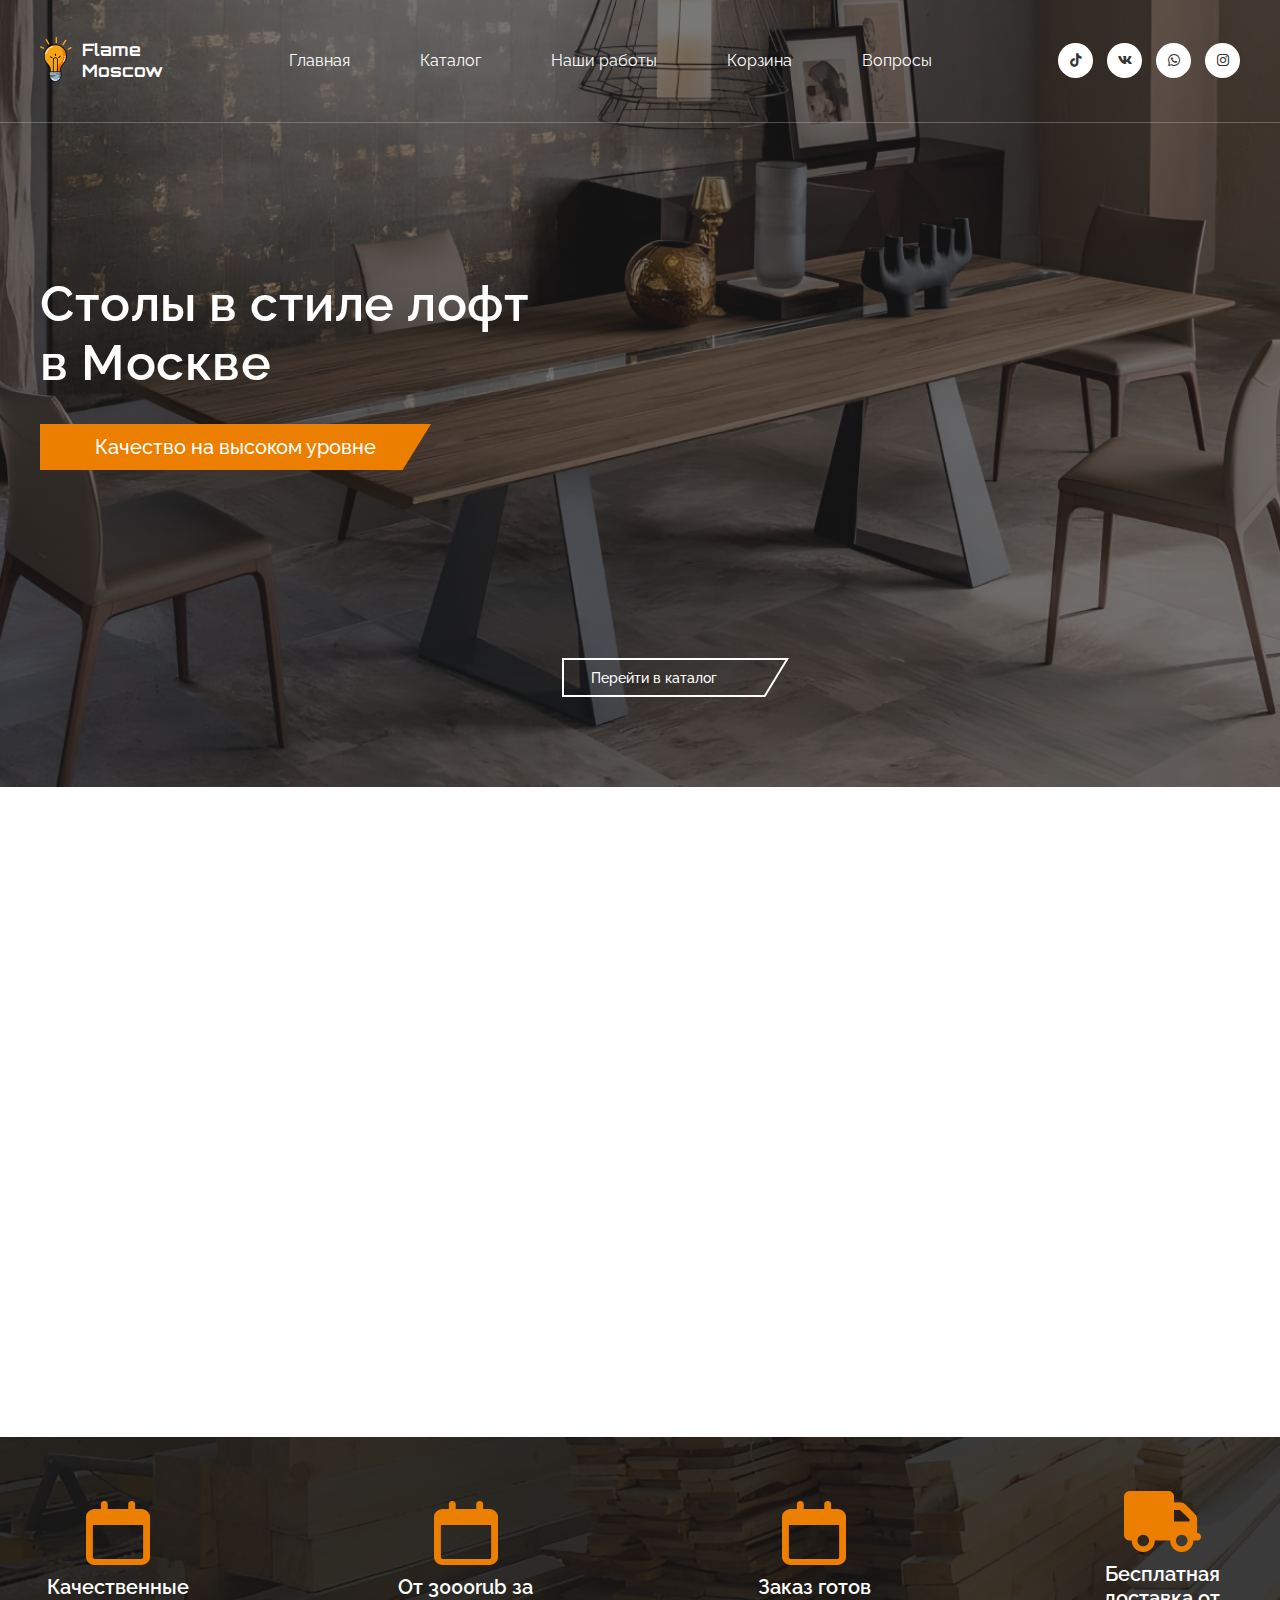
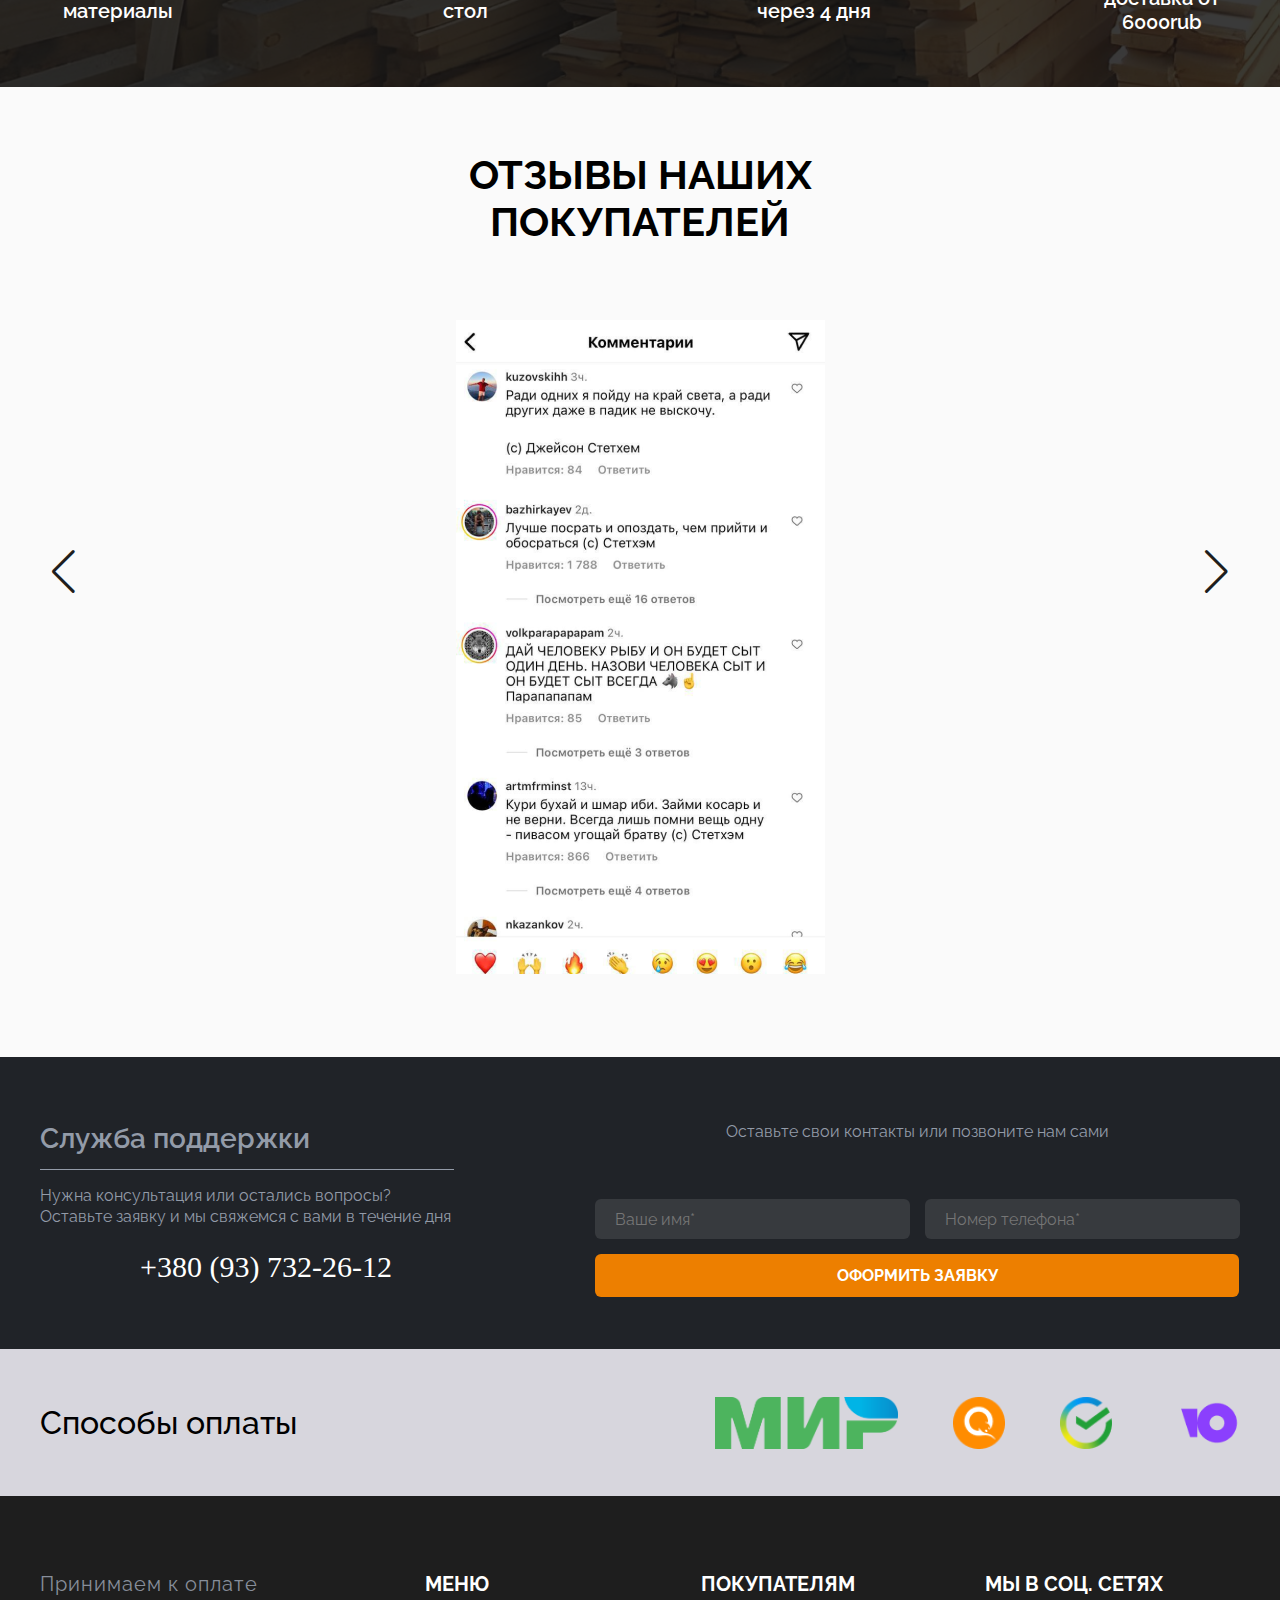
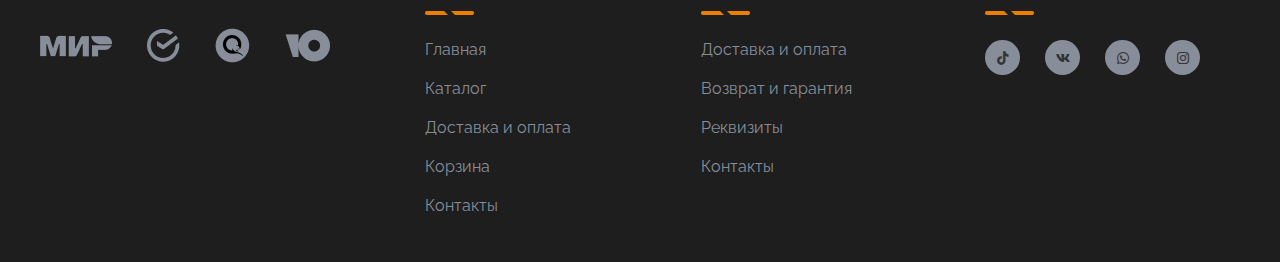
<file: index.html>
<!DOCTYPE html>
<html lang="en">

<head>
    <meta charset="UTF-8">
    <title>Tables</title>
    <link rel="stylesheet" href="https://cdn.jsdelivr.net/npm/swiper@10/swiper-bundle.min.css" />
    <link rel="stylesheet" href="css/main.css">
    <link rel="stylesheet" href="css/reset.css">
    <link href='https://unpkg.com/boxicons@2.1.4/css/boxicons.min.css' rel='stylesheet'>
</head>

<body>
    <header class="header">
        <div class="header__container">
            <div class="header__content">
                <div class="menu__top">
                    <div class="logo">
                        <img src="img/logo=header.png" alt="logo">

                        <a href="#" class="header-logo__text">
                            <span>Flame</span>
                            <span>Moscow</span>
                        </a>
                    </div>

                    <nav class="nav">
                        <ul class="navigation">
                            <li class="header-item"><a href="#" class="header-item__links">Главная</a></li>
                            <li class="header-item"><a href="Catalog/catalog.html" class="header-item__links">Каталог</a></li>
                            <li class="header-item"><a href="ourWorks/index.html" class="header-item__links">Наши работы</a></li>
                            <li class="header-item"><a href="#" class="header-item__links">Корзина</a></li>
                            <li class="header-item"><a href="#" class="header-item__links">Вопросы</a></li>
                        </ul>
                    </nav>

                    <div class="header-item__icons">
                        <a href="#"><i class='bx bxl-tiktok'></i></a>
                        <a href="#"><i class='bx bxl-vk'></i></a>
                        <a href="#"><i class='bx bxl-whatsapp'></i></a>
                        <a href="#"><i class='bx bxl-instagram'></i></a>
                    </div>
                </div>

                <div class="header-item__title">
                    <h1 class="header-text__title">Столы в стиле лофт в Москве</h1>

                    <div class="header-items__button">
                        <div class="header-item__button">Качество на высоком уровне</div>
                        <svg xmlns="http://www.w3.org/2000/svg" width="391" height="46" viewBox="0 0 391 46" fill="none">
                            <path d="M0 0H391L362.564 46H0V0Z" fill="#ED7F00" />
                        </svg>
                    </div>
                </div>

                <div class="header-items__catalogs">
                    <a href="Catalog/catalog.html" class="header-item__catalog">Перейти в каталог</a>
                    <svg xmlns="http://www.w3.org/2000/svg" width="227" height="39" viewBox="0 0 227 39" fill="none">
                        <path d="M1 1H225.222L202.721 38H1V1Z" stroke="white" stroke-width="2" />
                    </svg>
                </div>
            </div>
        </div>
    </header>

    <section class="section-1">
        <img class="filter" src="img/filter.png" alt="">
        <div class="section-1__container">
            <div class="section-1__content">
                <div class="section-1__image"><img src="img/sec-2.png" alt="2"></div>

                <div class="section-1__text">
                    <h3 class="section-1__about">// КОРОТКО О НАС</h3>
                    <h1 class="section-1__title">Уникальная мебель специально для вас</h1>
                    <div class="btns">
                        <span></span>
                        <span></span>
                        <span></span>
                    </div>

                    <p class="section-1__paragraph">
                        Добро пожаловать в мастерскую Flame Moscow – ваш идеальный выбор для изготовления лофт мебели на заказ в Москве и МО. Мы специализируемся на создании уникальной мебели в стиле лофт, которая точно отразит ваше вкусовое предпочтение и удовлетворит все ваши потребности.
                    </p>

                    <p class="section-1__paragraph">
                        Добро пожаловать в мастерскую Flame Moscow – ваш идеальный выбор для изготовления лофт мебели на заказ в Москве и МО. Мы специализируемся на создании уникальной мебели в стиле лофт, которая точно отразит ваше вкусовое предпочтение и удовлетворит все ваши потребности.
                    </p>

                    <p class="section-1__paragraph">
                        Не упустите возможность создать идеальную мебель в стиле лофт, которая будет гармонировать с вашим интерьером и придать вашему дому уникальный стиль. Закажите мебель лофт на заказ у Easyloft прямо сейчас!
                    </p>
                </div>
            </div>
        </div>
    </section>

    <section class="section-2">
        <div class="section-2__container">
            <div class="section-2__content">
                <div class="section-2__calendar">
                    <img src="img/calendar/calendar-regular%201.png" alt="cal">
                    <p class="section-2__paragraph">Качественные материалы</p>
                </div>

                <div class="section-2__calendar">
                    <img src="img/calendar/calendar-regular%201.png" alt="cal">
                    <p class="section-2__paragraph">От 3000rub за стол</p>
                </div>

                <div class="section-2__calendar">
                    <img src="img/calendar/calendar-regular%201.png" alt="cal">
                    <p class="section-2__paragraph">Заказ готов через 4 дня</p>
                </div>

                <div class="section-2__calendar">
                    <img src="img/calendar/truck-solid%201.png" alt="cal">
                    <p class="section-2__paragraph">Бесплатная доставка от 6000rub</p>
                </div>
            </div>
        </div>
    </section>

    <section class="section-3">
        <div class="section-3__container">
            <div class="section-3__content">
                <div class="section-3__text">ОТЗЫВЫ НАШИХ ПОКУПАТЕЛЕЙ</div>

                <div class="section-3__comment">
                    <div class="swiper">
                        <div class="swiper-wrapper">
                            <div class="swiper-slide"><img src="img/comment/1.png" alt=""></div>
                            <div class="swiper-slide"><img src="img/comment/1.png" alt=""></div>
                            <div class="swiper-slide"><img src="img/comment/1.png" alt=""></div>
                        </div>
                    </div>
                </div>
            </div>
        </div>

        <div class="swiper-button-prev"></div>
        <div class="swiper-button-next"></div>
    </section>

    <!--   SECTION-ALL-FOOTERS-->
    <div class="section-support">
        <div class="section-support__container">
            <div class="section-support__content">
                <div class="section-support__text">
                    <h1 class="section-support__text">Служба поддержки </h1>
                    <div class="section-support__paragraph">
                        Нужна консультация или остались вопросы?
                        Оставьте заявку и мы свяжемся с вами в течение дня
                    </div>
                    <div class="section-support__number">+380 (93) 732-26-12</div>
                </div>

                <div class="section-support__form">
                    <h1 class="section-form__paragraph">Оставьте свои контакты или позвоните нам сами</h1>

                    <form action="" class="form-support">
                        <div class="form-support__top">
                            <input type="text" placeholder="Ваше имя*">
                            <input type="text" placeholder="Номер телефона*">
                        </div>

                        <div class="form-support__bottom">
                            <a href="#" class="form-button">Оформить заявку</a>
                        </div>
                    </form>
                </div>
            </div>
        </div>
    </div>

    <div class="section-bank">
        <div class="section-bank__container">
            <div class="section-bank__content">
                <div class="section-bank__text">
                    <h1 class="section-bank__text">Способы оплаты</h1>
                </div>

                <div class="section-bank__items">
                    <img src="img/section-bank/mir%201.png" alt="bank">
                    <img src="img/section-bank/qiwi-cryptocurrency%201.png" alt="bank">
                    <img src="img/section-bank/SBER%201.png" alt="bank">
                    <img src="img/section-bank/iomoney%201.png" alt="bank">
                </div>
            </div>
        </div>
    </div>

    <footer class="footer">
        <div class="footer__container">
            <div class="footer__content">
                <div class="footer-item__logo">

                    <div class="footer__paragraph">Принимаем к оплате</div>
                    <div class="footer__icons">
                        <img src="img/footer/mir.png" alt="footer">
                        <img src="img/footer/sber.png" alt="footer">
                        <img src="img/footer/qiwi.png" alt="footer">
                        <img src="img/footer/yoomoney.png" alt="footer">
                    </div>
                </div>

                <div class="footer-item__text">
                    <div class="footer-item__menu">
                        <h1 class="footer-menu__title">
                            <p>МЕНЮ</p>
                            <img src="img/footer/orange.png" alt="">
                        </h1>

                        <nav class="nav">
                            <ul class="navigation">
                                <li><a href="#">Главная</a></li>
                                <li><a href="#">Каталог</a></li>
                                <li><a href="#">Доставка и оплата </a></li>
                                <li><a href="#">Корзина</a></li>
                                <li><a href="#">Контакты</a></li>
                            </ul>
                        </nav>
                    </div>

                    <div class="footer-item__menu">
                        <h1 class="footer-menu__title">
                            <p>ПОКУПАТЕЛЯМ</p>
                            <img src="img/footer/orange.png" alt="">
                        </h1>

                        <nav class="nav">
                            <ul class="navigation">
                                <li><a href="#">Доставка и оплата</a></li>
                                <li><a href="#">Возврат и гарантия</a></li>
                                <li><a href="#">Реквизиты</a></li>
                                <li><a href="#">Контакты</a></li>
                            </ul>
                        </nav>
                    </div>

                    <div class="footer-item__menu">
                        <h1 class="footer-menu__title">
                            <p>МЫ В СОЦ. СЕТЯХ</p>
                            <img src="img/footer/orange.png" alt="">
                        </h1>

                        <nav class="nav">
                            <ul class="navigation">
                                <a href="#"><i class='bx bxl-tiktok'></i></a>
                                <a href="#"><i class='bx bxl-vk'></i></a>
                                <a href="#"><i class='bx bxl-whatsapp'></i></a>
                                <a href="#"><i class='bx bxl-instagram'></i></a>
                            </ul>
                        </nav>
                    </div>
                </div>
            </div>
        </div>
    </footer>

    <script src="https://cdn.jsdelivr.net/npm/swiper@10/swiper-bundle.min.js"></script>
    <script src="js/main.js"></script>
</body>

</html>
</file>
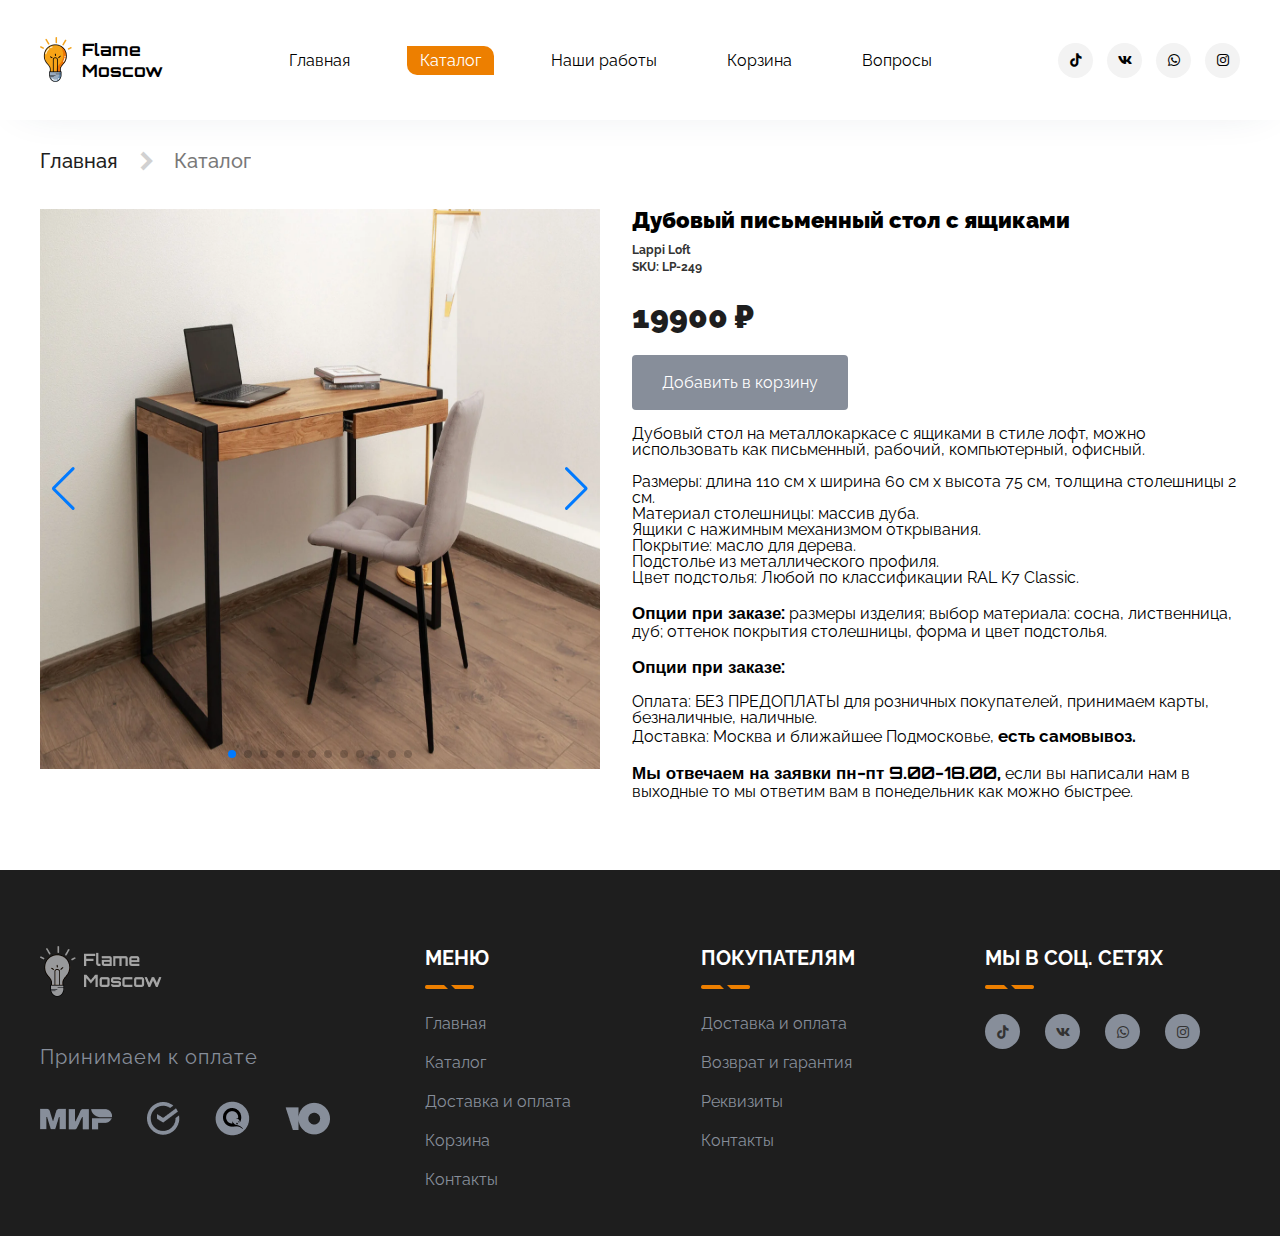
<file: product/product.html>
<!DOCTYPE html>
<html lang="en">

<head>
    <meta charset="UTF-8">
    <title>Tables</title>
    <link rel="stylesheet" href="https://cdn.jsdelivr.net/npm/swiper@10/swiper-bundle.min.css" />
    <link rel="stylesheet" href="css/only.css">
    <link rel="stylesheet" href="css/reset.css">
    <link href='https://unpkg.com/boxicons@2.1.4/css/boxicons.min.css' rel='stylesheet'>
</head>

<body>
    <header class="header">
        <div class="header__content">
            <div class="menu">
                <div class="menu__top menu__container">
                    <div class="logo">
                        <img src="img/logo=header.png" alt="logo">

                        <a href="../index.html" class="header-logo__text">
                            <span>Flame</span>
                            <span>Moscow</span>
                        </a>
                    </div>

                    <nav class="nav">
                        <ul class="navigation">
                            <li class="header-item"><a href="../index.html" class="header-item__links">Главная</a></li>
                            <li class="header-item"><a href="../Catalog/catalog.html" class="orange__link">Каталог</a></li>
                            <li class="header-item"><a href="../ourWorks/index.html" class="header-item__links">Наши работы</a></li>
                            <li class="header-item"><a href="#" class="header-item__links">Корзина</a></li>
                            <li class="header-item"><a href="#" class="header-item__links">Вопросы</a></li>
                        </ul>
                    </nav>

                    <div class="header-item__icons">
                        <a href="#"><i class='bx bxl-tiktok'></i></a>
                        <a href="#"><i class='bx bxl-vk'></i></a>
                        <a href="#"><i class='bx bxl-whatsapp'></i></a>
                        <a href="#"><i class='bx bxl-instagram'></i></a>
                    </div>
                </div>
            </div>

            <div class="location location__container">
                <a href="../index.html" class="location__title">Главная</a>
                <h1 class="location__title"><i class='bx bxs-chevron-right'></i></h1>
                <a href="../Catalog/catalog.html" class="location__title">Каталог</a>
            </div>


            <div class="header-item__product product__container">
                <div class="header-item__img">
                    <div class="swiper">
                        <div class="swiper-wrapper">
                            <div class="swiper-slide"><img src="img/prd/1.jpg" alt=""></div>
                            <div class="swiper-slide"><img src="img/prd/2.jpg" alt=""></div>
                            <div class="swiper-slide"><img src="img/prd/3.jpg" alt=""></div>
                            <div class="swiper-slide"><img src="img/prd/4.jpg" alt=""></div>
                            <div class="swiper-slide"><img src="img/prd/5.jpg" alt=""></div>
                            <div class="swiper-slide"><img src="img/prd/6.jpg" alt=""></div>
                            <div class="swiper-slide"><img src="img/prd/7.jpg" alt=""></div>
                            <div class="swiper-slide"><img src="img/prd/8.jpg" alt=""></div>
                            <div class="swiper-slide"><img src="img/prd/9.jpg" alt=""></div>
                            <div class="swiper-slide"><img src="img/prd/10.jpg" alt=""></div>
                            <div class="swiper-slide"><img src="img/prd/11.jpg" alt=""></div>
                            <div class="swiper-slide"><img src="img/prd/12.jpg" alt=""></div>
                        </div>

                        <div class="swiper-pagination"><img src="img/prd/1.jpg" alt=""></div>

                        <div class="swiper-button-prev"></div>
                        <div class="swiper-button-next"></div>
                    </div>
                </div>

                <div class="header-item__text">
                    <h1 class="header-item__title">Дубовый письменный стол с ящиками</h1>
                    <p class="header-item__paragraph">
                        <span>Lappi Loft</span>
                        <span>SKU: LP-249</span>
                    </p>

                    <div class="price__num">19900 ₽</div>
                    <button class="price__button">Добавить в корзину</button>


                    <p class="header-item__paragraph__text">
                        Дубовый стол на металлокаркасе с ящиками в стиле лофт, можно использовать как письменный, рабочий, компьютерный, офисный.
                    </p>

                    <ul class="header-item__paragraph__text">
                        <li>Размеры: длина 110 см x ширина 60 см x высота 75 см, толщина столешницы 2 см.</li>
                        <li>Материал столешницы: массив дуба.</li>
                        <li>Ящики с нажимным механизмом открывания.</li>
                        <li>Покрытие: масло для дерева.</li>
                        <li>Подстолье из металлического профиля.</li>
                        <li>Цвет подстолья: Любой по классификации RAL K7 Classic.</li>
                    </ul>

                    <p class="header-item__paragraph__text">
                        <span>Опции при заказе:</span> размеры изделия; выбор материала: сосна, лиственница, дуб; оттенок покрытия столешницы, форма и цвет подстолья.
                    </p>

                    <p class="header-item__paragraph__text">
                        <span>Опции при заказе:</span>
                    </p>

                    <ul class="header-item__paragraph__text">
                        <li>Оплата: БЕЗ ПРЕДОПЛАТЫ для розничных покупателей, принимаем карты, безналичные, наличные.</li>
                        <li>
                            <sapn>Доставка:</sapn> Москва и ближайшее Подмосковье, <span>есть самовывоз.</span>
                        </li>
                    </ul>

                    <p class="header-item__paragraph__text">
                        <span>Мы отвечаем на заявки пн-пт 9.00-18.00,</span> если вы написали нам в выходные то мы ответим вам в понедельник как можно быстрее.
                    </p>
                </div>
            </div>
        </div>
    </header>


    <!--   SECTION-ALL-FOOTERS-->
    <footer class="footer">
        <div class="footer__container">
            <div class="footer__content">
                <div class="footer-item__logo">
                    <img src="img/footer/Logo.png" alt="footer">
                    <div class="footer__paragraph">Принимаем к оплате</div>
                    <div class="footer__icons">
                        <img src="img/footer/mir.png" alt="footer">
                        <img src="img/footer/sber.png" alt="footer">
                        <img src="img/footer/qiwi.png" alt="footer">
                        <img src="img/footer/yoomoney.png" alt="footer">
                    </div>
                </div>

                <div class="footer-item__text">
                    <div class="footer-item__menu">
                        <h1 class="footer-menu__title">
                            <p>МЕНЮ</p>
                            <img src="img/footer/orange.png" alt="">
                        </h1>

                        <nav class="nav">
                            <ul class="navigation">
                                <li><a href="#">Главная</a></li>
                                <li><a href="#">Каталог</a></li>
                                <li><a href="#">Доставка и оплата </a></li>
                                <li><a href="#">Корзина</a></li>
                                <li><a href="#">Контакты</a></li>
                            </ul>
                        </nav>
                    </div>

                    <div class="footer-item__menu">
                        <h1 class="footer-menu__title">
                            <p>ПОКУПАТЕЛЯМ</p>
                            <img src="img/footer/orange.png" alt="">
                        </h1>

                        <nav class="nav">
                            <ul class="navigation">
                                <li><a href="#">Доставка и оплата</a></li>
                                <li><a href="#">Возврат и гарантия</a></li>
                                <li><a href="#">Реквизиты</a></li>
                                <li><a href="#">Контакты</a></li>
                            </ul>
                        </nav>
                    </div>

                    <div class="footer-item__menu">
                        <h1 class="footer-menu__title">
                            <p>МЫ В СОЦ. СЕТЯХ</p>
                            <img src="img/footer/orange.png" alt="">
                        </h1>

                        <nav class="nav">
                            <ul class="navigation">
                                <a href="#"><i class='bx bxl-tiktok'></i></a>
                                <a href="#"><i class='bx bxl-vk'></i></a>
                                <a href="#"><i class='bx bxl-whatsapp'></i></a>
                                <a href="#"><i class='bx bxl-instagram'></i></a>
                            </ul>
                        </nav>
                    </div>
                </div>
            </div>
        </div>
    </footer>

    <script src="https://cdn.jsdelivr.net/npm/swiper@10/swiper-bundle.min.js"></script>
    <script src="../js/main.js"></script>
</body>

</html>
</file>
<file: css/main.css>
@import url("https://fonts.googleapis.com/css2?family=Orbitron:wght@700&family=Raleway:wght@400;600&display=swap");
:root {
  --Orbitron: "Orbitron", sans-serif;
  --Raleway: "Raleway", sans-serif;
}

* {
  padding: 0;
  margin: 0;
  -webkit-box-sizing: border-box;
          box-sizing: border-box;
}

body {
  margin: 0;
  padding: 0;
  -webkit-box-sizing: border-box;
          box-sizing: border-box;
}

[class*=__container] {
  max-width: 1200px;
  margin: 0 auto;
}

.header {
  background-image: url("../img/bg.png");
  background-size: cover;
  background-position: center;
  background-repeat: none;
  height: 787px;
  position: relative;
}
.header::after {
  position: absolute;
  content: "";
  background: rgba(217, 217, 217, 0.3);
  height: 1px;
  width: 100%;
  top: 122px;
  left: 0;
}
.header .menu__top {
  display: -webkit-box;
  display: -ms-flexbox;
  display: flex;
  -webkit-box-pack: justify;
      -ms-flex-pack: justify;
          justify-content: space-between;
  -webkit-box-align: center;
      -ms-flex-align: center;
          align-items: center;
  height: 120px;
}
.header .logo {
  display: -webkit-box;
  display: -ms-flexbox;
  display: flex;
  gap: 10px;
  -webkit-box-align: center;
      -ms-flex-align: center;
          align-items: center;
}
.header .header-logo__text {
  display: -webkit-box;
  display: -ms-flexbox;
  display: flex;
  -webkit-box-orient: vertical;
  -webkit-box-direction: normal;
      -ms-flex-direction: column;
          flex-direction: column;
}
.header span {
  color: #FFF;
  font-family: var(--Orbitron);
  font-size: 17px;
  font-style: normal;
  font-weight: 700;
  line-height: normal;
}
.header .navigation {
  display: -webkit-box;
  display: -ms-flexbox;
  display: flex;
  gap: 44px;
}
.header .header-item__links {
  color: #FFF;
  font-family: var(--Raleway);
  font-size: 16px;
  font-style: normal;
  font-weight: 400;
  line-height: normal;
  display: -webkit-inline-box;
  display: -ms-inline-flexbox;
  display: inline-flex;
  padding: 5px 13px;
  -webkit-box-pack: center;
      -ms-flex-pack: center;
          justify-content: center;
  -webkit-box-align: center;
      -ms-flex-align: center;
          align-items: center;
  gap: 10px;
  -webkit-transition: 0.2s ease;
  transition: 0.2s ease;
}
.header .header-item__links:hover {
  border-radius: 0px 10px;
  background: rgba(255, 255, 255, 0.2);
}
.header .header-item__icons {
  display: -webkit-box;
  display: -ms-flexbox;
  display: flex;
  gap: 14px;
}
.header .header-item__icons i {
  width: 35px;
  height: 35px;
  color: #333;
  background-color: #fff;
  display: -webkit-box;
  display: -ms-flexbox;
  display: flex;
  -webkit-box-align: center;
      -ms-flex-align: center;
          align-items: center;
  -webkit-box-pack: center;
      -ms-flex-pack: center;
          justify-content: center;
  border-radius: 50%;
  -webkit-transition: 0.2s ease;
  transition: 0.2s ease;
}
.header .header-item__icons i:hover {
  color: #fff;
  background: rgba(255, 255, 255, 0.2);
}
.header .header-item__title {
  width: 510px;
  position: relative;
  top: 154px;
}
.header .header-text__title {
  color: #FFF;
  font-family: var(--Raleway);
  font-size: 50px;
  font-style: normal;
  font-weight: 600;
  line-height: normal;
  letter-spacing: 0.5px;
}
.header .header-items__button {
  position: relative;
  width: 391px;
  height: 46px;
  -ms-flex-negative: 0;
      flex-shrink: 0;
  display: -webkit-box;
  display: -ms-flexbox;
  display: flex;
  -webkit-box-align: center;
      -ms-flex-align: center;
          align-items: center;
  -webkit-box-pack: center;
      -ms-flex-pack: center;
          justify-content: center;
  cursor: pointer;
  position: relative;
  top: 32px;
}
.header .header-items__button .header-item__button {
  color: #FFF;
  font-family: var(--Raleway);
  font-size: 20px;
  font-style: normal;
  font-weight: 500;
  line-height: normal;
  position: absolute;
  z-index: 2;
}
.header .header-items__button svg {
  position: absolute;
  left: 0;
  top: 0;
}
.header .header-items__catalogs {
  position: relative;
  -ms-flex-negative: 0;
      flex-shrink: 0;
  display: -webkit-box;
  display: -ms-flexbox;
  display: flex;
  -webkit-box-align: center;
      -ms-flex-align: center;
          align-items: center;
  -webkit-box-pack: start;
      -ms-flex-pack: start;
          justify-content: flex-start;
  cursor: pointer;
  position: absolute;
  bottom: 90px;
  left: 562px;
}
.header .header-items__catalogs .header-item__catalog {
  color: #FFF;
  font-family: var(--Raleway);
  font-size: 14px;
  font-style: normal;
  font-weight: 500;
  line-height: normal;
  position: absolute;
  z-index: 2;
  padding: 0 0 0 29px;
}

.section-1 {
  height: 650px;
  position: relative;
  overflow: hidden;
}
.section-1 .filter {
  position: absolute;
  top: -50px;
  left: 0;
  width: 100%;
}
.section-1 .section-1__content {
  display: -webkit-box;
  display: -ms-flexbox;
  display: flex;
  padding: 70px 0 0 0;
  gap: 120px;
}
.section-1 .section-1__image {
  position: relative;
  left: -100%;
  -webkit-transition: 1s ease;
  transition: 1s ease;
  opacity: 0;
  position: relative;
}
.section-1 .section-1__image.active {
  opacity: 1;
  left: 0;
}
.section-1 .section-1__image::after {
  content: "";
  position: absolute;
  background-color: #939BA8;
  width: 170px;
  height: 10px;
  left: -10px;
  top: -10px;
}
.section-1 .section-1__image::before {
  content: "";
  position: absolute;
  background-color: #939BA8;
  width: 10px;
  height: 170px;
  left: 0;
  left: -10px;
}
.section-1 .section-1__text {
  width: 570px;
  position: relative;
  right: -100%;
  -webkit-transition: 1s ease;
  transition: 1s ease;
  opacity: 0;
}
.section-1 .section-1__text.active {
  opacity: 0.8;
  right: 0;
}
.section-1 .section-1__about {
  color: #ED7F00;
  font-family: var(--Raleway);
  font-size: 20px;
  font-style: normal;
  font-weight: 700;
  padding: 0 0 12px 0;
  line-height: normal;
}
.section-1 .section-1__title {
  color: #000;
  font-family: var(--Raleway);
  font-size: 36px;
  font-style: normal;
  font-weight: 700;
  line-height: normal;
  padding: 0 0 0 0;
}
.section-1 .btns {
  display: -webkit-box;
  display: -ms-flexbox;
  display: flex;
  gap: 5px;
  padding: 12px 0 0 0;
}
.section-1 .btns span {
  width: 7px;
  height: 7px;
  background-color: #ED7F00;
  border-radius: 50%;
}
.section-1 .section-1__paragraph {
  color: #121212;
  font-family: var(--Raleway);
  font-size: 16px;
  font-style: normal;
  font-weight: 500;
  line-height: normal;
  padding: 14px 0 0 0;
  line-height: 132%;
}

.section-2 {
  background-image: url("../img/calendar.png");
  background-size: cover;
  background-position: center;
  background-repeat: none;
}
.section-2 .section-2__content {
  display: -webkit-box;
  display: -ms-flexbox;
  display: flex;
  -webkit-box-pack: justify;
      -ms-flex-pack: justify;
          justify-content: space-between;
  height: 250px;
  -webkit-box-align: center;
      -ms-flex-align: center;
          align-items: center;
}
.section-2 .section-2__calendar {
  display: -webkit-box;
  display: -ms-flexbox;
  display: flex;
  -webkit-box-orient: vertical;
  -webkit-box-direction: normal;
      -ms-flex-direction: column;
          flex-direction: column;
  -webkit-box-align: center;
      -ms-flex-align: center;
          align-items: center;
  gap: 10px;
}
.section-2 .section-2__paragraph {
  color: #FFF;
  text-align: center;
  font-family: var(--Raleway);
  font-size: 20px;
  font-style: normal;
  font-weight: 600;
  line-height: normal;
  width: 155px;
}

.section-3 {
  height: 970px;
  background: #FAFAFA;
  position: relative;
}
.section-3 .swiper {
  width: 600px;
  height: 700px;
  text-align: center;
}
.section-3 .swiper-button-prev {
  position: absolute;
  left: 50px;
  color: #1E1E1E;
}
.section-3 .swiper-button-next {
  position: absolute;
  right: 50px;
  color: #1E1E1E;
}
.section-3 .section-3__content {
  display: -webkit-box;
  display: -ms-flexbox;
  display: flex;
  -webkit-box-orient: vertical;
  -webkit-box-direction: normal;
      -ms-flex-direction: column;
          flex-direction: column;
  -webkit-box-align: center;
      -ms-flex-align: center;
          align-items: center;
  -webkit-box-pack: center;
      -ms-flex-pack: center;
          justify-content: center;
  padding: 64px 0 0 0;
}
.section-3 .section-3__text {
  color: #000;
  text-align: center;
  width: 400px;
  font-family: var(--Raleway);
  font-size: 40px;
  font-style: normal;
  font-weight: 700;
  line-height: normal;
  padding: 0 0 75px 0;
}
.section-support {
  background: #202328;
  height: 292px;
}
.section-support .section-support__content {
  display: -webkit-box;
  display: -ms-flexbox;
  display: flex;
  -webkit-box-pack: justify;
      -ms-flex-pack: justify;
          justify-content: space-between;
  position: relative;
  top: 65px;
}
.section-support div.section-support__text {
  position: relative;
  height: 162px;
}
.section-support h1.section-support__text {
  color: #939BA8;
  leading-trim: both;
  text-edge: cap;
  font-family: var(--Raleway);
  font-size: 28px;
  font-style: normal;
  font-weight: 600;
  line-height: normal;
  padding: 0 0 30px 0;
  position: relative;
}
.section-support h1.section-support__text::after {
  position: absolute;
  content: "";
  height: 1px;
  width: 100%;
  bottom: 15px;
  left: 0;
  background-color: #939BA8;
}
.section-support .section-support__paragraph {
  width: 414px;
  color: #939BA8;
  leading-trim: both;
  text-edge: cap;
  font-family: var(--Raleway);
  font-size: 16px;
  font-style: normal;
  font-weight: 400;
  line-height: 132%;
}
.section-support .section-support__number {
  color: #FFF;
  font-family: Roboto;
  font-size: 30px;
  font-style: normal;
  font-weight: 300;
  line-height: normal;
  text-transform: uppercase;
  position: absolute;
  bottom: 0;
  left: 100px;
}
.section-support .section-form__paragraph {
  color: #939BA8;
  leading-trim: both;
  text-edge: cap;
  font-family: var(--Raleway);
  font-size: 16px;
  font-style: normal;
  font-weight: 400;
  line-height: normal;
  text-align: center;
  padding: 0 0 58px 0;
}
.section-support .form-support__top {
  display: -webkit-box;
  display: -ms-flexbox;
  display: flex;
  gap: 15px;
}
.section-support input {
  width: 315px;
  height: 40px;
  border-radius: 6px;
  background: #373A3E;
  padding: 0 0 0 20px;
  border: none;
  outline: none;
  color: #fff;
  font-family: var(--Raleway);
  font-size: 16px;
}
.section-support .form-button {
  position: relative;
  top: 15px;
  width: 644px;
  padding: 12px 0;
  border-radius: 6px;
  background: #ED7F00;
  display: -webkit-box;
  display: -ms-flexbox;
  display: flex;
  -webkit-box-align: center;
      -ms-flex-align: center;
          align-items: center;
  -webkit-box-pack: center;
      -ms-flex-pack: center;
          justify-content: center;
  color: #FFF;
  font-family: var(--Raleway);
  font-size: 16px;
  font-style: normal;
  font-weight: 700;
  line-height: normal;
  text-transform: uppercase;
  color: #fff;
  -webkit-transition: 0.4s ease;
  transition: 0.4s ease;
}
.section-support .form-button:hover {
  background-color: #f59322;
}

.section-bank {
  background: #D7D6DD;
}
.section-bank .section-bank__content {
  display: -webkit-box;
  display: -ms-flexbox;
  display: flex;
  -webkit-box-pack: justify;
      -ms-flex-pack: justify;
          justify-content: space-between;
  -webkit-box-align: center;
      -ms-flex-align: center;
          align-items: center;
  height: 147px;
}
.section-bank h1.section-bank__text {
  color: #000;
  leading-trim: both;
  text-edge: cap;
  font-family: var(--Raleway);
  font-size: 32px;
  font-style: normal;
  font-weight: 500;
  line-height: normal;
}
.section-bank .section-bank__items {
  display: -webkit-box;
  display: -ms-flexbox;
  display: flex;
  gap: 55px;
}
.section-bank img {
  height: 52px;
}

.footer {
  height: 366px;
  background: #1E1E1E;
}
.footer .footer__content {
  display: -webkit-box;
  display: -ms-flexbox;
  display: flex;
  position: relative;
  top: 76px;
}
.footer .footer-item__logo {
  padding: 0 95px 0 0;
}
.footer .footer-item__logo img {
  padding: 0 0 45px 0;
}
.footer .footer__paragraph {
  color: #878E9A;
  font-family: var(--Raleway);
  font-size: 20px;
  font-style: normal;
  font-weight: 400;
  line-height: normal;
  letter-spacing: 1px;
}
.footer .footer__paragraph {
  display: -webkit-box;
  display: -ms-flexbox;
  display: flex;
  -webkit-box-orient: vertical;
  -webkit-box-direction: normal;
      -ms-flex-direction: column;
          flex-direction: column;
}
.footer .footer__icons {
  padding: 32px 0 0 0;
  display: -webkit-box;
  display: -ms-flexbox;
  display: flex;
  gap: 35px;
  -webkit-box-align: center;
      -ms-flex-align: center;
          align-items: center;
}
.footer .footer__icons img {
  width: 100%;
  height: 100%;
}
.footer .footer-item__text {
  display: -webkit-box;
  display: -ms-flexbox;
  display: flex;
  gap: 130px;
}
.footer .footer-item__menu:nth-child(3) .navigation {
  -webkit-box-orient: horizontal;
  -webkit-box-direction: normal;
      -ms-flex-direction: row;
          flex-direction: row;
  gap: 25px;
}
.footer .footer-item__menu:nth-child(3) .navigation i {
  width: 35px;
  height: 35px;
  color: #333;
  background-color: #878E9A;
  display: -webkit-box;
  display: -ms-flexbox;
  display: flex;
  -webkit-box-align: center;
      -ms-flex-align: center;
          align-items: center;
  -webkit-box-pack: center;
      -ms-flex-pack: center;
          justify-content: center;
  border-radius: 50%;
  -webkit-transition: 0.2s ease;
  transition: 0.2s ease;
}
.footer .footer-item__menu:nth-child(3) .navigation i:hover {
  color: #fff;
  background: #ED7F00;
}
.footer .footer-menu__title {
  color: #FFF;
  leading-trim: both;
  text-edge: cap;
  font-family: var(--Raleway);
  font-size: 20px;
  font-style: normal;
  font-weight: 700;
  line-height: normal;
  position: relative;
}
.footer .nav .navigation {
  padding: 20px 0 0 0;
  display: -webkit-box;
  display: -ms-flexbox;
  display: flex;
  -webkit-box-orient: vertical;
  -webkit-box-direction: normal;
      -ms-flex-direction: column;
          flex-direction: column;
  gap: 20px;
}
.footer .nav a {
  color: #878E9A;
  leading-trim: both;
  text-edge: cap;
  font-family: var(--Raleway);
  font-size: 16px;
  font-style: normal;
  font-weight: 400;
  line-height: normal;
  -webkit-transition: 0.2s ease;
  transition: 0.2s ease;
}
.footer .nav a:hover {
  color: #ED7F00;
}
</file>
<file: product/css/only.css>
@import url("https://fonts.googleapis.com/css2?family=Orbitron:wght@700&family=Raleway:wght@400;600&display=swap");
:root {
  --Orbitron: "Orbitron", sans-serif;
  --Raleway: "Raleway", sans-serif;
}

* {
  padding: 0;
  margin: 0;
  -webkit-box-sizing: border-box;
          box-sizing: border-box;
}

body {
  margin: 0;
  padding: 0;
  -webkit-box-sizing: border-box;
          box-sizing: border-box;
}

[class*=__container] {
  max-width: 1200px;
  margin: 0 auto;
}

.header {
  height: 870px;
  position: relative;
}
.header .header__content {
  height: 120px;
  background-color: #fff;
}
.header .menu {
  -webkit-box-shadow: 4px 1px 47px -21px rgba(34, 60, 80, 0.2);
  box-shadow: 4px 1px 47px -21px rgba(34, 60, 80, 0.2);
}
.header .menu__top {
  display: -webkit-box;
  display: -ms-flexbox;
  display: flex;
  -webkit-box-pack: justify;
      -ms-flex-pack: justify;
          justify-content: space-between;
  -webkit-box-align: center;
      -ms-flex-align: center;
          align-items: center;
  height: 120px;
}
.header .logo {
  display: -webkit-box;
  display: -ms-flexbox;
  display: flex;
  gap: 10px;
  -webkit-box-align: center;
      -ms-flex-align: center;
          align-items: center;
}
.header .header-logo__text {
  display: -webkit-box;
  display: -ms-flexbox;
  display: flex;
  -webkit-box-orient: vertical;
  -webkit-box-direction: normal;
      -ms-flex-direction: column;
          flex-direction: column;
}
.header span {
  color: #000;
  font-family: var(--Orbitron);
  font-size: 17px;
  font-style: normal;
  font-weight: 700;
  line-height: normal;
}
.header .navigation {
  display: -webkit-box;
  display: -ms-flexbox;
  display: flex;
  gap: 44px;
}
.header .orange__link {
  border-radius: 0px 10px;
  background: #ED7F00;
  color: #fff;
  display: -webkit-inline-box;
  display: -ms-inline-flexbox;
  display: inline-flex;
  padding: 5px 13px;
  -webkit-box-pack: center;
      -ms-flex-pack: center;
          justify-content: center;
  -webkit-box-align: center;
      -ms-flex-align: center;
          align-items: center;
  font-family: var(--Raleway);
  font-size: 16px;
  font-style: normal;
  font-weight: 400;
  line-height: normal;
}
.header .header-item__links {
  color: #000;
  font-family: var(--Raleway);
  font-size: 16px;
  font-style: normal;
  font-weight: 400;
  line-height: normal;
  display: -webkit-inline-box;
  display: -ms-inline-flexbox;
  display: inline-flex;
  padding: 5px 13px;
  -webkit-box-pack: center;
      -ms-flex-pack: center;
          justify-content: center;
  -webkit-box-align: center;
      -ms-flex-align: center;
          align-items: center;
  gap: 10px;
  -webkit-transition: 0.2s ease;
  transition: 0.2s ease;
}
.header .header-item__links:hover {
  border-radius: 0px 10px;
  background: #ED7F00;
  color: #fff;
}
.header .header-item__icons {
  display: -webkit-box;
  display: -ms-flexbox;
  display: flex;
  gap: 14px;
}
.header .header-item__icons i {
  width: 35px;
  height: 35px;
  color: #000;
  background-color: #f3f3f3;
  display: -webkit-box;
  display: -ms-flexbox;
  display: flex;
  -webkit-box-align: center;
      -ms-flex-align: center;
          align-items: center;
  -webkit-box-pack: center;
      -ms-flex-pack: center;
          justify-content: center;
  border-radius: 50%;
  -webkit-transition: 0.2s ease;
  transition: 0.2s ease;
}
.header .header-item__icons i:hover {
  color: #fff;
  background: #333;
}

.location {
  display: -webkit-box;
  display: -ms-flexbox;
  display: flex;
  gap: 12px;
  position: relative;
  top: 22px;
  -webkit-box-align: center;
      -ms-flex-align: center;
          align-items: center;
}
.location .location__title {
  color: var(--gray, #1E1E1E);
  font-family: var(--Raleway);
  font-size: 20px;
  font-style: normal;
  font-weight: 500;
  line-height: normal;
}
.location .location__title:nth-child(2) {
  opacity: 0.2;
  font-size: 32px;
  position: relative;
  top: 3px;
}
.location .location__title:nth-child(3) {
  opacity: 0.6;
}
.header-items {
  display: -webkit-box;
  display: -ms-flexbox;
  display: flex;
  -webkit-box-orient: vertical;
  -webkit-box-direction: normal;
      -ms-flex-direction: column;
          flex-direction: column;
  position: relative;
  top: 152px;
}
.header-items .header-item__one {
  display: -webkit-box;
  display: -ms-flexbox;
  display: flex;
  gap: 15px;
}
.header-items .header-item__one .header-item__block {
  width: 50%;
  height: 265px;
}
.header-items .header-item__one .header-item__block:nth-child(1) {
  background-image: url("../img/cat/1.png");
  background-position: center;
  background-size: cover;
  background-repeat: none;
}
.header-items .header-item__one .header-item__block:nth-child(2) {
  background-image: url("../img/cat/2.png");
  background-position: center;
  background-size: cover;
  background-repeat: none;
}
.header-items .header-item__two {
  display: -webkit-box;
  display: -ms-flexbox;
  display: flex;
  gap: 15px;
  padding: 15px 0 0 0;
}
.header-items .header-item__two .header-item__block:nth-child(1) {
  background-image: url("../img/cat/Group%2013.png");
  background-position: center;
  background-size: cover;
  background-repeat: none;
  width: 30%;
  height: 265px;
}
.header-items .header-item__two .header-item__block:nth-child(2) {
  width: 70%;
  height: 265px;
  background-image: url("../img/cat/Group%2025.png");
  background-position: center;
  background-size: cover;
  background-repeat: none;
}
.header-items .header-item__two .header-item__block:nth-child(3) {
  width: 30%;
  height: 265px;
  background-image: url("../img/cat/Group%2026.png");
  background-position: center;
  background-size: cover;
  background-repeat: none;
}
.header-items .header-item__three {
  display: -webkit-box;
  display: -ms-flexbox;
  display: flex;
  gap: 15px;
  padding: 15px 0 0 0;
}
.header-items .header-item__three .header-item__block:nth-child(1) {
  width: 30%;
  height: 265px;
  background-image: url("../img/cat/Group%2028.png");
  background-position: center;
  background-size: cover;
  background-repeat: none;
}
.header-items .header-item__three .header-item__block:nth-child(2) {
  width: 30%;
  height: 265px;
  background-image: url("../img/cat/Group%2029.png");
  background-position: center;
  background-size: cover;
  background-repeat: none;
}
.header-items .header-item__three .header-item__block:nth-child(3) {
  width: 70%;
  height: 265px;
  background-image: url("../img/cat/Group%2027.png");
  background-position: center;
  background-size: cover;
  background-repeat: none;
}

.header-item__product {
  display: -webkit-box;
  display: -ms-flexbox;
  display: flex;
  -webkit-box-pack: justify;
      -ms-flex-pack: justify;
          justify-content: space-between;
  position: relative;
  top: 52px;
  gap: 32px;
}
.header-item__product .swiper {
  width: 560px;
  height: 560px;
}
.header-item__product img {
  width: 100%;
  height: 100%;
}
.header-item__product .header-item__title {
  font-size: 22px;
  font-weight: 900;
  font-family: var(--Raleway);
  padding: 0 0 12px 0;
}
.header-item__product .header-item__title span {
  font-family: var(--Raleway);
}
.header-item__product .header-item__paragraph {
  display: -webkit-box;
  display: -ms-flexbox;
  display: flex;
  -webkit-box-orient: vertical;
  -webkit-box-direction: normal;
      -ms-flex-direction: column;
          flex-direction: column;
  gap: 3px;
  padding: 0 0 12px 0;
}
.header-item__product .header-item__paragraph span {
  font-family: var(--Raleway);
  font-size: 12px;
  color: #333;
}
.header-item__product .header-item__paragraph__text {
  font-family: var(--Raleway);
  padding: 8px 0;
}
.header-item__product li {
  font-family: var(--Raleway);
}
.header-item__product li span {
  font-family: var(--Raleway);
}
.header-item__product .price__num {
  color: var(--gray, #1E1E1E);
  font-family: var(--Raleway);
  font-size: 32px;
  font-style: normal;
  font-weight: 500;
  line-height: normal;
  width: 300px;
  padding: 12px 0;
  font-weight: 900;
}
.header-item__product .price__button {
  cursor: pointer;
  display: -webkit-box;
  display: -ms-flexbox;
  display: flex;
  padding: 18px 30px;
  -webkit-box-pack: center;
      -ms-flex-pack: center;
          justify-content: center;
  -webkit-box-align: center;
      -ms-flex-align: center;
          align-items: center;
  margin: 8px 0;
  border: none;
  border-radius: 4px;
  background: #878E9A;
  color: #FFF;
  font-family: var(--Raleway);
  font-size: 16px;
  font-style: normal;
  font-weight: 400;
  line-height: normal;
  -webkit-transition: 0.2s ease;
  transition: 0.2s ease;
}
.header-item__product .price__button:hover {
  background-color: #656e7d;
}

.footer {
  height: 366px;
  background: #1E1E1E;
}
.footer .footer__content {
  display: -webkit-box;
  display: -ms-flexbox;
  display: flex;
  position: relative;
  top: 76px;
}
.footer .footer-item__logo {
  padding: 0 95px 0 0;
}
.footer .footer-item__logo img {
  padding: 0 0 45px 0;
}
.footer .footer__paragraph {
  color: #878E9A;
  font-family: var(--Raleway);
  font-size: 20px;
  font-style: normal;
  font-weight: 400;
  line-height: normal;
  letter-spacing: 1px;
}
.footer .footer__paragraph {
  display: -webkit-box;
  display: -ms-flexbox;
  display: flex;
  -webkit-box-orient: vertical;
  -webkit-box-direction: normal;
      -ms-flex-direction: column;
          flex-direction: column;
}
.footer .footer__icons {
  padding: 32px 0 0 0;
  display: -webkit-box;
  display: -ms-flexbox;
  display: flex;
  gap: 35px;
  -webkit-box-align: center;
      -ms-flex-align: center;
          align-items: center;
}
.footer .footer__icons img {
  width: 100%;
  height: 100%;
}
.footer .footer-item__text {
  display: -webkit-box;
  display: -ms-flexbox;
  display: flex;
  gap: 130px;
}
.footer .footer-item__menu:nth-child(3) .navigation {
  -webkit-box-orient: horizontal;
  -webkit-box-direction: normal;
      -ms-flex-direction: row;
          flex-direction: row;
  gap: 25px;
}
.footer .footer-item__menu:nth-child(3) .navigation i {
  width: 35px;
  height: 35px;
  color: #333;
  background-color: #878E9A;
  display: -webkit-box;
  display: -ms-flexbox;
  display: flex;
  -webkit-box-align: center;
      -ms-flex-align: center;
          align-items: center;
  -webkit-box-pack: center;
      -ms-flex-pack: center;
          justify-content: center;
  border-radius: 50%;
  -webkit-transition: 0.2s ease;
  transition: 0.2s ease;
}
.footer .footer-item__menu:nth-child(3) .navigation i:hover {
  color: #fff;
  background: #ED7F00;
}
.footer .footer-menu__title {
  color: #FFF;
  leading-trim: both;
  text-edge: cap;
  font-family: var(--Raleway);
  font-size: 20px;
  font-style: normal;
  font-weight: 700;
  line-height: normal;
  position: relative;
}
.footer .nav .navigation {
  padding: 20px 0 0 0;
  display: -webkit-box;
  display: -ms-flexbox;
  display: flex;
  -webkit-box-orient: vertical;
  -webkit-box-direction: normal;
      -ms-flex-direction: column;
          flex-direction: column;
  gap: 20px;
}
.footer .nav a {
  color: #878E9A;
  leading-trim: both;
  text-edge: cap;
  font-family: var(--Raleway);
  font-size: 16px;
  font-style: normal;
  font-weight: 400;
  line-height: normal;
  -webkit-transition: 0.2s ease;
  transition: 0.2s ease;
}
.footer .nav a:hover {
  color: #ED7F00;
}
</file>
